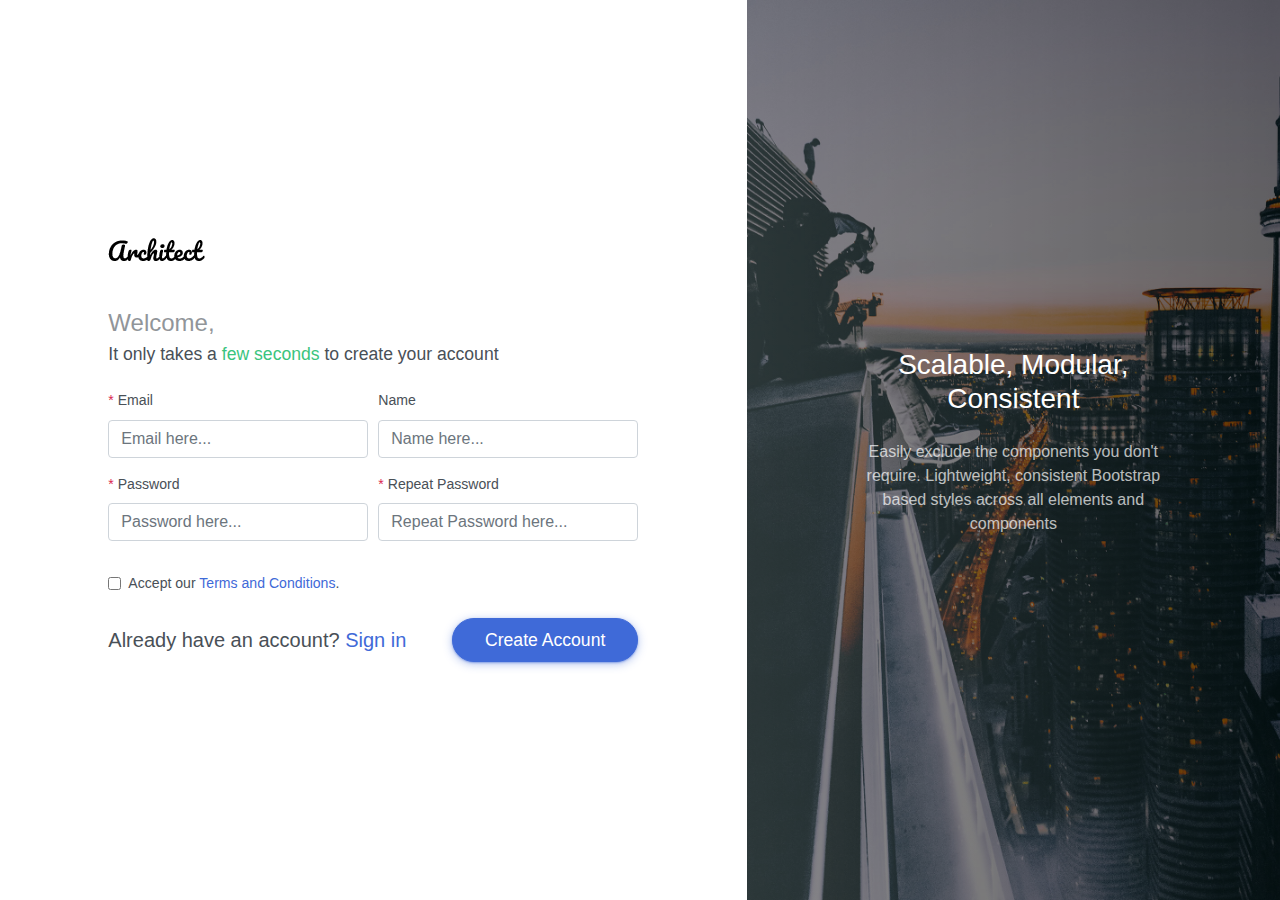
<file: pages-register.html>
<!doctype html>
<html lang="en">

<!-- Mirrored from demo.dashboardpack.com/architectui-html-pro/pages-register.html by HTTrack Website Copier/3.x [XR&CO'2014], Mon, 10 Oct 2022 09:47:50 GMT -->
<head>
<meta charset="utf-8">
<meta http-equiv="X-UA-Compatible" content="IE=edge">
<meta http-equiv="Content-Language" content="en">
<meta http-equiv="Content-Type" content="text/html; charset=utf-8" />
<title>Register - ArchitectUI HTML Bootstrap 4 Dashboard Template</title>
<meta name="viewport" content="width=device-width, initial-scale=1, maximum-scale=1, user-scalable=no, shrink-to-fit=no" />
<meta name="description" content="ArchitectUI HTML Bootstrap 4 Dashboard Template">

<meta name="msapplication-tap-highlight" content="no">
<link href="main.d810cf0ae7f39f28f336.css" rel="stylesheet"></head>
<body>
<div class="app-container app-theme-white body-tabs-shadow">
<div class="app-container">
<div class="h-100">
<div class="h-100 no-gutters row">
<div class="h-100 d-md-flex d-sm-block bg-white justify-content-center align-items-center col-md-12 col-lg-7">
<div class="mx-auto app-login-box col-sm-12 col-md-10 col-lg-9">
<div class="app-logo"></div>
<h4>
<div>Welcome,</div>
<span>It only takes a <span class="text-success">few seconds</span> to create your account</span>
</h4>
<div>
<form class="">
<div class="form-row">
<div class="col-md-6">
<div class="position-relative form-group">
<label for="exampleEmail" class=""><span class="text-danger">*</span> Email</label>
<input name="email" id="exampleEmail" placeholder="Email here..." type="email" class="form-control">
</div>
</div>
<div class="col-md-6">
<div class="position-relative form-group">
<label for="exampleName" class="">Name</label>
<input name="text" id="exampleName" placeholder="Name here..." type="text" class="form-control">
</div>
</div>
<div class="col-md-6">
<div class="position-relative form-group">
<label for="examplePassword" class=""><span class="text-danger">*</span> Password</label>
<input name="password" id="examplePassword" placeholder="Password here..." type="password" class="form-control">
</div>
</div>
<div class="col-md-6">
<div class="position-relative form-group">
<label for="examplePasswordRep" class=""><span class="text-danger">*</span> Repeat Password</label>
<input name="passwordrep" id="examplePasswordRep" placeholder="Repeat Password here..." type="password" class="form-control">
</div>
</div>
</div>
<div class="mt-3 position-relative form-check">
<input name="check" id="exampleCheck" type="checkbox" class="form-check-input">
<label for="exampleCheck" class="form-check-label">Accept our <a href="javascript:void(0);">Terms and Conditions</a>.</label>
</div>
<div class="mt-4 d-flex align-items-center">
<h5 class="mb-0">Already have an account? <a href="javascript:void(0);" class="text-primary">Sign in</a></h5>
<div class="ml-auto">
<button class="btn-wide btn-pill btn-shadow btn-hover-shine btn btn-primary btn-lg">Create Account </button>
</div>
</div>
</form>
</div>
</div>
</div>
<div class="d-lg-flex d-xs-none col-lg-5">
<div class="slider-light">
<div class="slick-slider slick-initialized">
<div>
<div class="position-relative h-100 d-flex justify-content-center align-items-center bg-premium-dark" tabindex="-1">
<div class="slide-img-bg" style="background-image: url('assets/images/originals/citynights.jpg');"></div>
<div class="slider-content">
<h3>Scalable, Modular, Consistent</h3>
<p>Easily exclude the components you don't require. Lightweight, consistent
Bootstrap based styles across all elements and components
</p>
</div>
</div>
</div>
</div>
</div>
</div>
</div>
</div>
</div>
</div>
<script type="text/javascript" src="assets/scripts/main.d810cf0ae7f39f28f336.js"></script></body>

<!-- Mirrored from demo.dashboardpack.com/architectui-html-pro/pages-register.html by HTTrack Website Copier/3.x [XR&CO'2014], Mon, 10 Oct 2022 09:47:50 GMT -->
</html>
</file>
